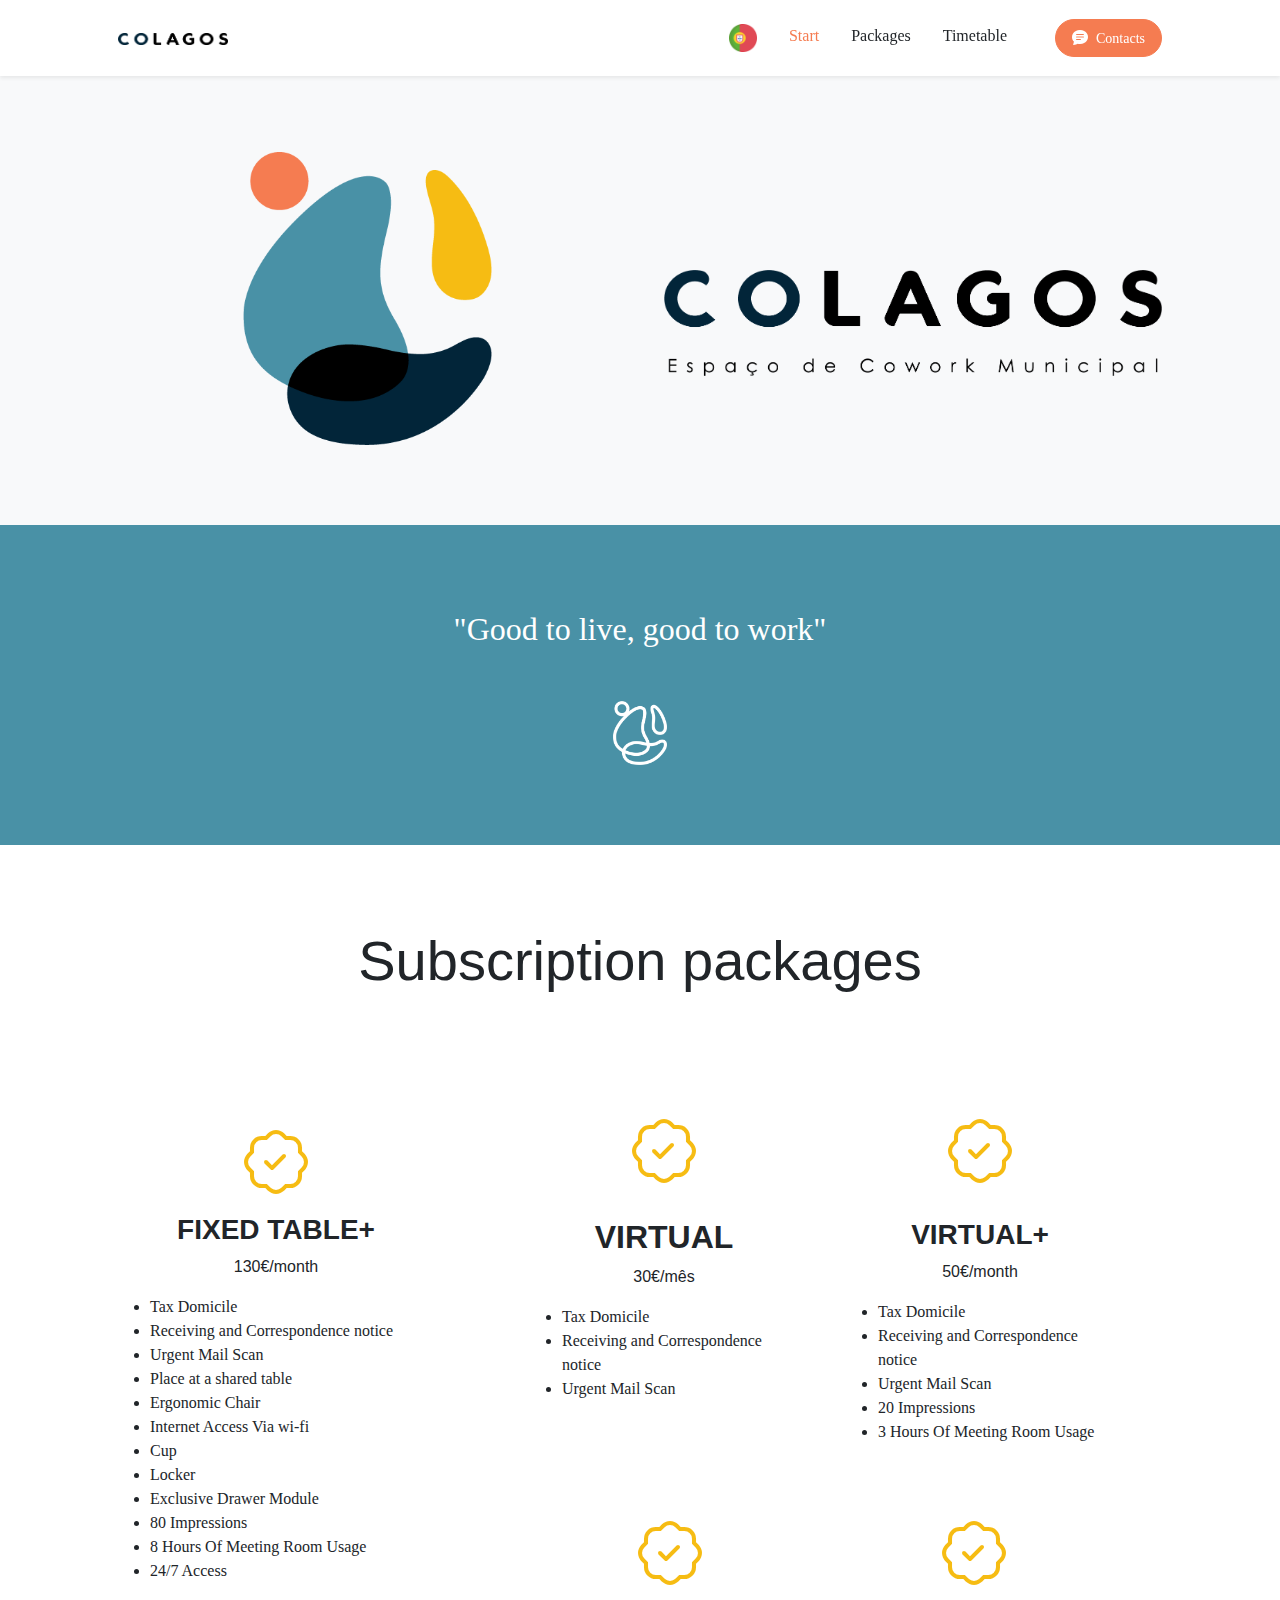
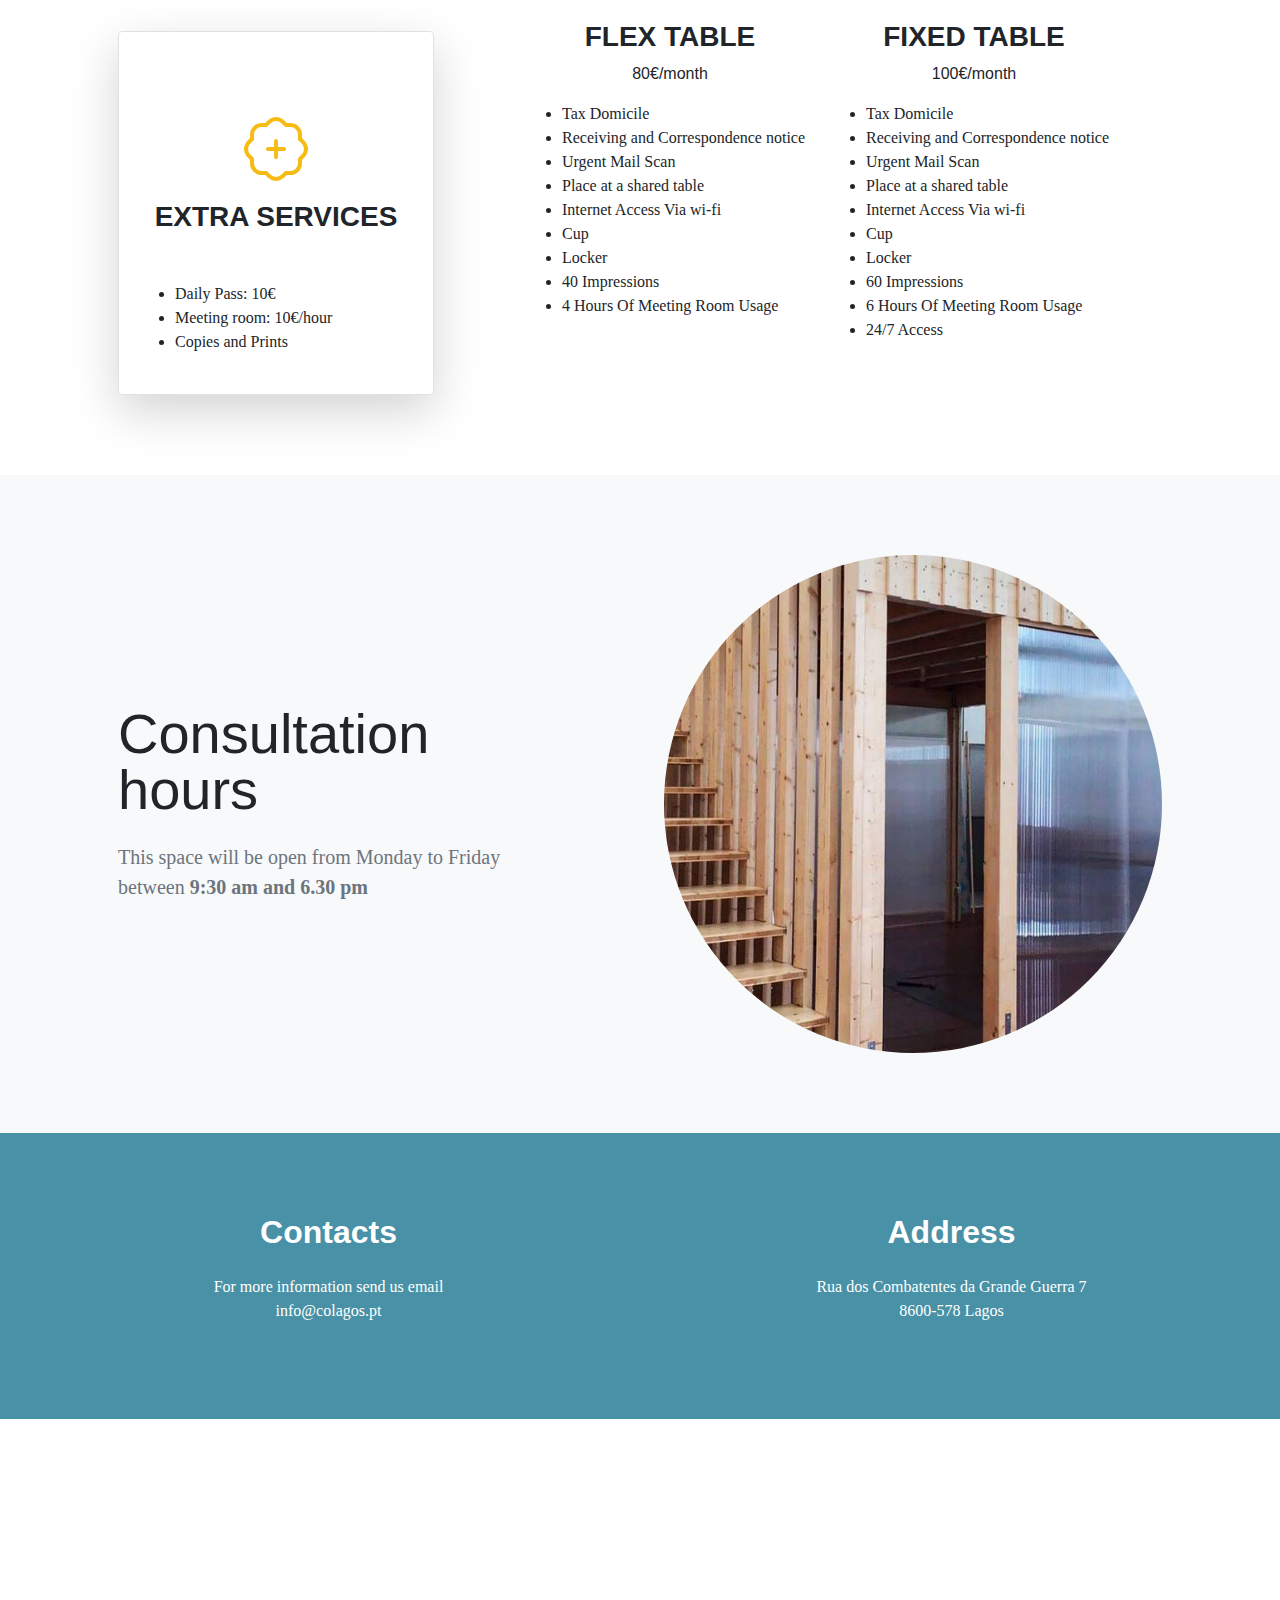
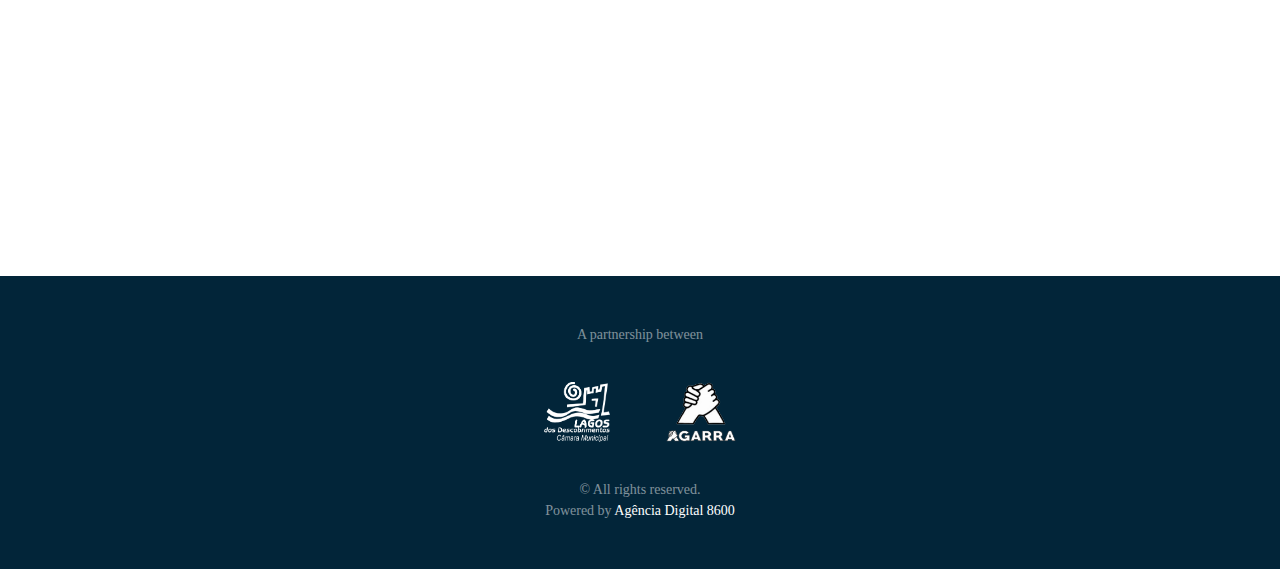
<file: index-en.html>
<!DOCTYPE html>
<html lang="en">
    <head>
        <meta charset="utf-8" />
        <meta name="viewport" content="width=device-width, initial-scale=1, shrink-to-fit=no" />
        <meta name="description" content="" />
        <meta name="author" content="" />
        <meta property="og:type" content="website"/>
        <meta property="og:url" content="https://www.colagos.pt/" />
        <meta property="og:title" content="COLAGOS" />
        <meta property="og:description" content="Espaço de Cowork Municipal" />
        <meta property="og:image" content="https://www.colagos.pt/assets/img/colagosSHARE.jpg"/>

        <title>COLAGOS</title>
        <link rel="apple-touch-icon" sizes="180x180" href="assets/apple-touch-icon.png">
        <link rel="icon" type="image/png" sizes="32x32" href="assets/favicon-32x32.png">
        <link rel="icon" type="image/png" sizes="16x16" href="assets/favicon-16x16.png">
        <link rel="manifest" href="assets/site.webmanifest">
        <link rel="mask-icon" href="assets/safari-pinned-tab.svg" color="#5bbad5">
        <meta name="msapplication-TileColor" content="#da532c">
        <meta name="theme-color" content="#ffffff">
        <!-- Bootstrap icons-->
        <link href="https://cdn.jsdelivr.net/npm/bootstrap-icons@1.5.0/font/bootstrap-icons.css" rel="stylesheet" />
        <!-- Google fonts-->
        <link rel="preconnect" href="https://fonts.gstatic.com" />
        <link href="http://fonts.cdnfonts.com/css/dystopia" rel="stylesheet">
        <!-- Core theme CSS (includes Bootstrap)-->
        <link href="css/styles.css" rel="stylesheet" />
    </head>
    <body id="page-top">
        <!-- Navigation-->
        <nav class="navbar navbar-expand-lg navbar-light fixed-top shadow-sm" id="mainNav">
            <div class="container px-5">
                <a href="#page-top"><img src="assets/img/Logotipo.png" style="max-width: 110px;" class="navbar-brand fw-bold"></img></a>
                <button class="navbar-toggler" type="button" data-bs-toggle="collapse" data-bs-target="#navbarResponsive" aria-controls="navbarResponsive" aria-expanded="false" aria-label="Toggle navigation">
                    Menu
                    <i class="bi-list"></i>
                </button>
                <div class="collapse navbar-collapse" id="navbarResponsive">
                    <ul class="navbar-nav ms-auto me-4 my-3 my-lg-0">
                        <li class="nav-item"><a href="index.html"><img class="nav-link me-lg-3" src="/assets/img/portugal.png" width="44"></a></li>
                        <li class="nav-item"><a class="nav-link me-lg-3" href="#start">Start</a></li>   
                        <li class="nav-item"><a class="nav-link me-lg-3" href="#features">Packages</a></li>                                                                 
                        <li class="nav-item"><a class="nav-link me-lg-3" href="#hours">Timetable</a></li>                        
                    </ul>
                    <button class="btn btn-primary rounded-pill px-3 mb-2 mb-lg-0" onclick="window.location.href='#contactos'" href="#contactos">
                        <span class="d-flex align-items-center" >
                            <i class="bi-chat-text-fill me-2"></i>
                            <span class="small">Contacts</span>
                        </span>
                    </button>
                </div>
            </div>
        </nav>
        <!-- header-->
        <header class="masthead" id="start">
            <div class="container px-5">
                <div class="row gx-5 align-items-center">                    
                    <div class="col-lg-6">
                        <!-- Masthead device mockup feature-->
                        <div class="masthead-device-mockup">
                            <img src="/assets/img/coworkMainImage.png" width="50%">                          
                        </div>
                    </div>
                    <div class="col-lg-6 mt-5">
                        <!-- Mashead text and app badges-->
                        <div class="mb-5 mb-lg-0 text-center text-lg-start ">
                            <img src="/assets/img/coWorkDefinition.png" width="100%">                          
                        </div>
                    </div>
                </div>
            </div>
        </header>
        <!-- Quote/testimonial -->
        <aside class="text-center bg-gradient-primary-to-secondary">
            <div class="container px-5">
                <div class="row gx-5 justify-content-center">
                    <div class="col-xl-8">
                        <div class="p text-white mb-5" style="font-size: 2em;">"Good to live, good to work"</div>
                        <img src="assets/img/icon_white_colagos.png" alt="..." style="height: 4rem" />
                    </div>
                </div>
            </div>
        </aside>
        <!-- Pacotes de subscrição -->
        <section id="features">
            <h2 class="display-4 lh-1 mt-2 text-center" style="margin-bottom: 80px;">
                Subscription packages</h2>
            <div class="container px-5">
                <div class="row gx-5 align-items-center">
                    <div class="col-lg-8 order-lg-1 mb-5 mb-lg-0">
                        <div class="container-fluid px-5">
                            <div class="row gx-5">                                
                                <div class="col-md-6 mb-5">
                                    <!-- Feature item-->
                                    <div class="text-left">
                                        <i class="bi-patch-check icon-feature text-gradient text-center d-block mb-3"></i>
                                        <h2 class="font-alt text-center">VIRTUAL</h2>
                                        <p class="font-alt text-center">30€/mês</p>
                                        <p class="text-muted mb-0">
                                        <ul>
                                            <li>Tax Domicile</li>
                                            <li>Receiving and Correspondence notice</li>
                                            <li>Urgent Mail Scan</li>
                                        </ul>
                                        </p>
                                    </div>
                                </div>
                                <div class="col-md-6 mb-5">
                                    <!-- Feature item-->
                                    <div class="text-left">
                                        <i class="bi-patch-check icon-feature text-gradient d-block  text-center mb-3"></i>
                                        <h3 class="font-alt text-center">VIRTUAL+</h3>
                                        <p class="font-alt text-center">50€/month</p>
                                        <p class="text-muted mb-0">
                                            <ul>
                                                <li>Tax Domicile</li>
                                                <li>Receiving and Correspondence notice</li>
                                                <li>Urgent Mail Scan</li>
                                                <li>20 Impressions</li>
                                                <li>3 Hours Of Meeting Room Usage</li>   
                                            </ul>
                                        </p>
                                    </div>
                                </div>
                            </div>
                            <div class="row">
                                <div class="col-md-6 mb-5 mb-md-0">
                                    <!-- Feature item-->
                                    <div class="text-left">
                                        <i class="bi-patch-check icon-feature text-gradient d-block text-center mb-3"></i>
                                        <h3 class="font-alt text-center">FLEX TABLE</h3>
                                        <p class="font-alt text-center">80€/month</p>
                                        <p class="text-muted mb-0">
                                        <ul>
                                            <li>Tax Domicile</li>
                                            <li>Receiving and Correspondence notice</li>
                                            <li>Urgent Mail Scan</li>
                                            <li>Place at a shared table</li>
                                            <li>Internet Access Via wi-fi</li>
                                            <li>Cup</li>
                                            <li>Locker</li>
                                            <li>40 Impressions</li>
                                            <li>4 Hours Of Meeting Room Usage</li>                                            
                                        </ul>
                                        </p>
                                    </div>
                                </div>
                                <div class="col-md-6">
                                    <!-- Feature item-->
                                    <div class="text-left">
                                        <i class="bi-patch-check icon-feature text-gradient text-center d-block mb-3"></i>
                                        <h3 class="font-alt text-center">FIXED TABLE</h3>
                                        <p class="font-alt text-center">100€/month</p>
                                        <p class="text-muted mb-0">
                                        <ul>
                                            <li>Tax Domicile</li>
                                            <li>Receiving and Correspondence notice</li>
                                            <li>Urgent Mail Scan</li>
                                            <li>Place at a shared table</li>
                                            <li>Internet Access Via wi-fi</li>
                                            <li>Cup</li>
                                            <li>Locker</li>
                                            <li>60 Impressions</li>
                                            <li>6 Hours Of Meeting Room Usage</li>
                                            <li>24/7 Access</li>
                                        </ul>
                                    </p>
                                    </div>
                                </div>                                
                            </div>
                        </div>
                    </div>
                    
                    <div class="col-lg-4 order-lg-0">                       
                        <!-- Feature item-->
                        <div class="text-left ">
                            <i class="bi-patch-check icon-feature text-gradient text-center d-block mt-5"></i>
                            <h3 class="font-alt text-center">FIXED TABLE+</h3>
                            <p class="font-alt text-center">130€/month</p>
                            <p class="text-muted mb-0">
                                <ul>
                                    <li>Tax Domicile</li>
                                    <li>Receiving and Correspondence notice</li>
                                    <li>Urgent Mail Scan</li>
                                    <li>Place at a shared table</li>
                                    <li>Ergonomic Chair</li>
                                    <li>Internet Access Via wi-fi</li>
                                    <li>Cup</li>
                                    <li>Locker</li>
                                    <li>Exclusive Drawer Module</li>
                                    <li>80 Impressions</li>
                                    <li>8 Hours Of Meeting Room Usage</li>
                                    <li>24/7 Access</li>
                                </ul>
                            </p>
                        </div>    
                       
                        <!-- Feature item-->
                        <div class="text-left mt-5 border p-4 shadow-lg rounded">   
                            <i class="bi bi-patch-plus icon-feature text-gradient text-center d-block mt-5"></i>                         
                            <h3 class="font-alt text-center">EXTRA SERVICES</h3>                                        
                            <p class="text-muted mb-5"></p>
                            <ul>
                                <li>Daily Pass: 10€</li>
                                <li>Meeting room: 10€/hour</li>   
                                <li>Copies and Prints</li>   
                            </ul>
                        </p>
                        </div>
                                                       
                    </div>
                </div>
            </div>
        </section>    
        <!-- Horários -->
        <section class="bg-light" id="hours">
            <div class="container px-5">
                <div class="row gx-5 align-items-center justify-content-center justify-content-lg-between">
                    <div class="col-12 col-lg-5">
                        <h2 class="display-4 lh-1 mb-4">Consultation hours</h2>
                        <p class="lead fw-normal text-muted mb-5 mb-lg-0">This space will be open from Monday to Friday between <b>9:30 am and 6.30 pm</b></p>
                    </div>
                    <div class="col-sm-8 col-md-6">
                        <div class="px-5 px-sm-0"><img class="img-fluid rounded-circle" src="/assets/coworkSpace.jpg" alt="..." /></div>
                    </div>
                </div>
            </div>
        </section>    
        <!-- Contactos -->   
        <section class="bg-gradient-primary-to-secondary" id="contactos">   
            <div class="container px-5">            
                <div class="row align-items-center justify-content-center justify-content-lg-between">
                    <div class="col-12 col-lg-5">
                        <h2 class="text-center text-white font-alt mb-4 ">Contacts</h2>
                        <p class="text-white text-center">For more information send us email<br>info@colagos.pt</p>  
                    </div>       
                    <div class="col-12 col-lg-5">
                        <h2 class="text-center text-white font-alt  mb-4">Address</h2>                
                        <p class="text-white text-center">Rua dos Combatentes da Grande Guerra 7<br>8600-578 Lagos</p> 
                    </div>
                </div>      
            </div>                              
        </section>
        <iframe src="https://www.google.com/maps/embed?pb=!1m18!1m12!1m3!1d397.7773099303758!2d-8.673763904977212!3d37.09991648051827!2m3!1f0!2f0!3f0!3m2!1i1024!2i768!4f13.1!3m3!1m2!1s0xd1b31cfaacb5953%3A0xe23c5b14baeacf33!2sR.%20dos%20Combatentes%20da%20Grande%20Guerra%207%2C%208600-578%20Lagos!5e0!3m2!1sen!2spt!4v1623792871602!5m2!1sen!2spt" width="100%" height="450" style="border:0;" allowfullscreen="" loading="lazy"></iframe>
        <!-- Footer-->
        <footer class="bg-black text-center py-5">
            <div class="container px-5">
                <div class="text-white-50 small">
                    <div class="mb-2">A partnership between</div>
                    <a href="https://www.cm-lagos.pt/" target="_blank"><img class="mt-4 mb-2" href="https://google.pt" style="margin-right: 5%;" src="/assets/img/CMLAGOS.png" height="60"></a>
                    <a href="https://www.agarra.org/" target="_blank"><img class="mt-4 mb-2" src="/assets/img/agarra-logo-rodape.png" height="70"></a>
                    
                    <div class="mt-4">&copy; All rights reserved. <br>Powered by <a style="color: white;" href="https://www.8600.pt/pt" target="_blank">Agência Digital 8600</a></div>
                </div>
            </div>
        </footer>        
        <!-- Bootstrap core JS-->
        <script src="https://cdn.jsdelivr.net/npm/bootstrap@5.0.1/dist/js/bootstrap.bundle.min.js"></script>
        <!-- Core theme JS-->
        <script src="js/scripts.js"></script>
    </body>
</html>
</file>
